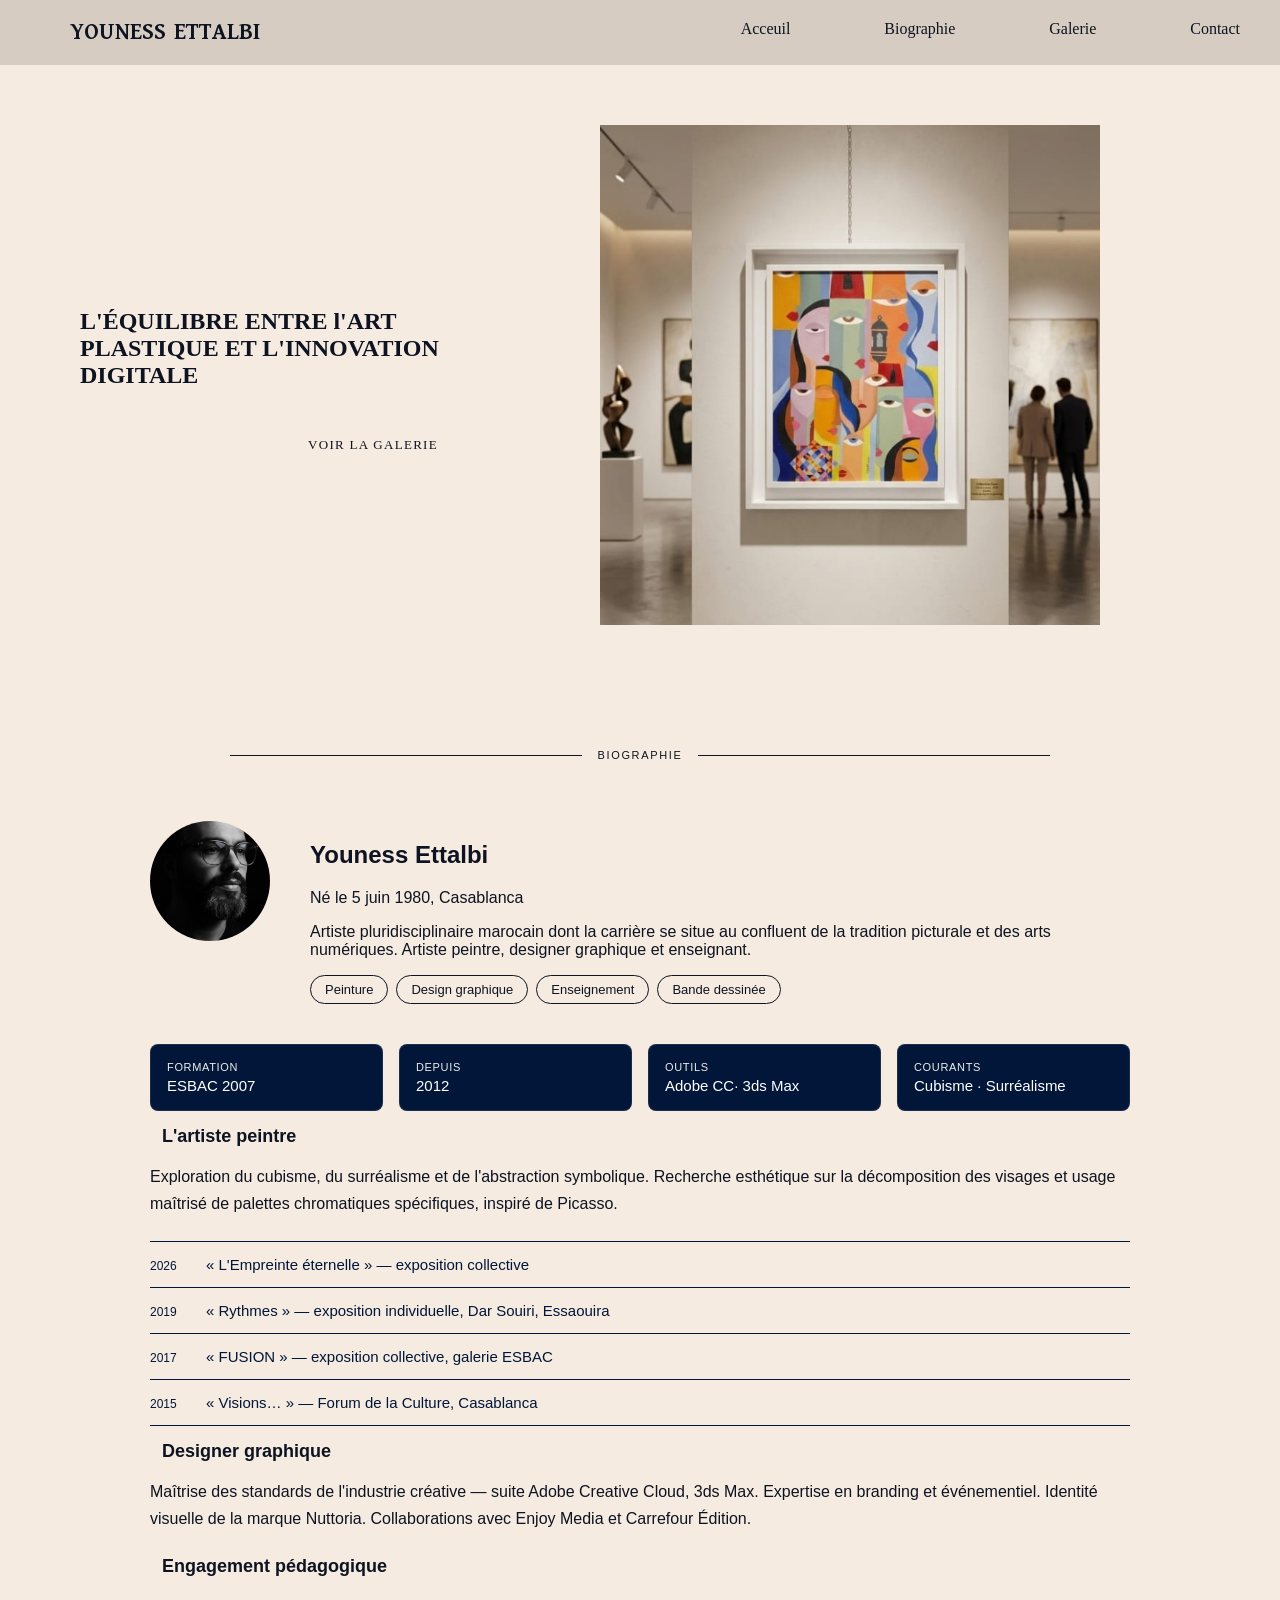
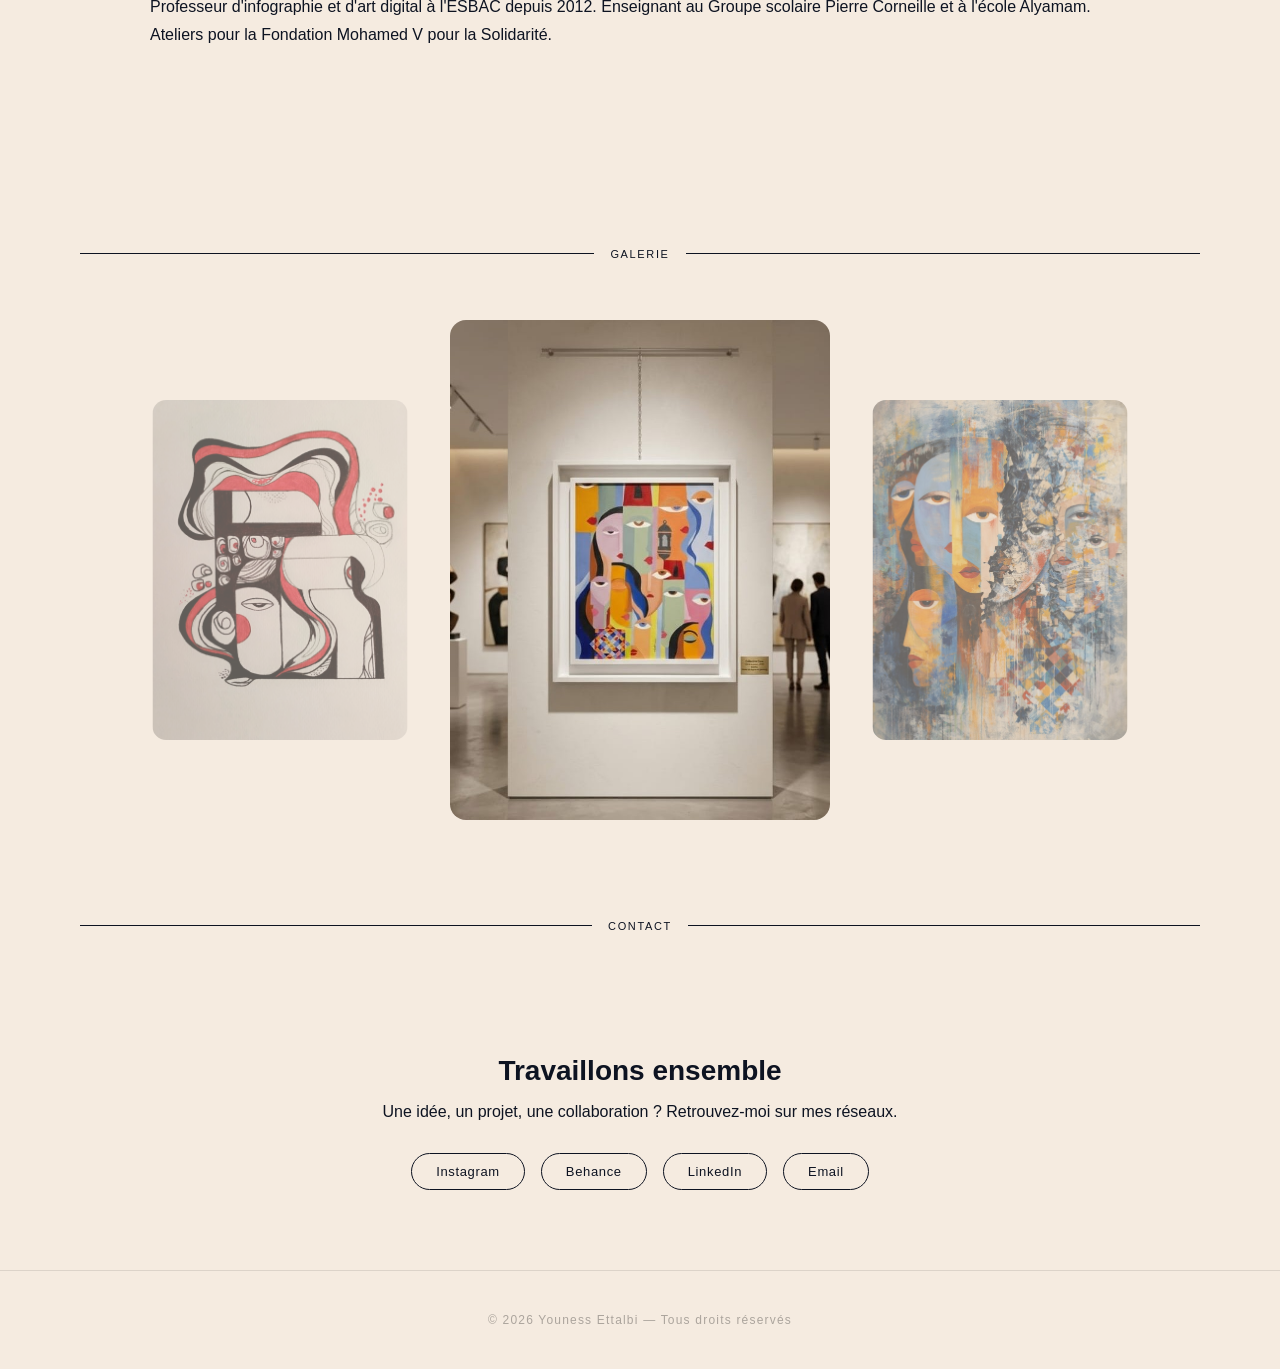
<file: index.html>
<!DOCTYPE html>
<html lang="fr">
<head>
<meta charset="UTF-8">
<meta name="viewport" content="width=device-width, initial-scale=1.0">
<link rel="stylesheet" href="style.css">
<link rel="preconnect" href="https://fonts.googleapis.com">
<link rel="preconnect" href="https://fonts.gstatic.com" crossorigin>
<link href="https://fonts.googleapis.com/css2?family=Namdhinggo:wght@400;500;600;700;800&display=swap" rel="stylesheet">
<title>Youness Ettalbi</title>
</head>

<body>

<header>
  <div class="logo">YOUNESS ETTALBI</div>
  <div class="menu">
    <a href="#Acceuil">Acceuil</a>
    <a href="#Biographie">Biographie</a>
    <a href="#galerie">Galerie</a>
    <a href="#contact">Contact</a>
  </div>
</header>

<section class="hero" id="Acceuil">
  <div class="hero-text">
    <h1>L'ÉQUILIBRE ENTRE l'ART PLASTIQUE ET L'INNOVATION DIGITALE</h1>
    <a href="#galerie">Voir la galerie</a>
  </div>
  <div class="hero-image">
    <img src="img1.jpeg">
  </div>
</section>

<section class="bio" id="Biographie">
  <div class="section-divider">
    <span>Biographie</span>
  </div>

  <div class="bio-header fade-in">
    <div class="bio-avatar"><img src="img2.jpeg"></div>
    <div class="bio-intro">
      <h1>Youness Ettalbi</h1>
      <p class="subtitle">Né le 5 juin 1980, Casablanca</p>
      <p>Artiste pluridisciplinaire marocain dont la carrière se situe au confluent de la tradition picturale et des arts numériques. Artiste peintre, designer graphique et enseignant.</p>
      <div class="tags">
        <span class="tag">Peinture</span>
        <span class="tag">Design graphique</span>
        <span class="tag">Enseignement</span>
        <span class="tag">Bande dessinée</span>
      </div>
    </div>
  </div>

  <div class="bio-grid fade-in">
    <div class="bio-card"><p class="label">Formation</p><p>ESBAC 2007</p></div>
    <div class="bio-card"><p class="label">Depuis</p><p>2012</p></div>
    <div class="bio-card"><p class="label">Outils</p><p>Adobe CC· 3ds Max</p></div>
    <div class="bio-card"><p class="label">Courants</p><p>Cubisme · Surréalisme</p></div>
  </div>

  <div class="bio-section fade-in">
    <h2>L'artiste peintre</h2>
    <p>Exploration du cubisme, du surréalisme et de l'abstraction symbolique. Recherche esthétique sur la décomposition des visages et usage maîtrisé de palettes chromatiques spécifiques, inspiré de Picasso.</p>
    <ul class="expo-list">
      <li><span class="year">2026</span><span>« L'Empreinte éternelle » — exposition collective</span></li>
      <li><span class="year">2019</span><span>« Rythmes » — exposition individuelle, Dar Souiri, Essaouira</span></li>
      <li><span class="year">2017</span><span>« FUSION » — exposition collective, galerie ESBAC</span></li>
      <li><span class="year">2015</span><span>« Visions… » — Forum de la Culture, Casablanca</span></li>
    </ul>
  </div>

  <div class="bio-section fade-in">
    <h2>Designer graphique</h2>
    <p>Maîtrise des standards de l'industrie créative — suite Adobe Creative Cloud, 3ds Max. Expertise en branding et événementiel. Identité visuelle de la marque Nuttoria. Collaborations avec Enjoy Media et Carrefour Édition.</p>
  </div>

  <div class="bio-section fade-in">
    <h2>Engagement pédagogique</h2>
    <p>Professeur d'infographie et d'art digital à l'ESBAC depuis 2012. Enseignant au Groupe scolaire Pierre Corneille et à l'école Alyamam. Ateliers pour la Fondation Mohamed V pour la Solidarité.</p>
  </div>

</section>

<section class="gallery" id="galerie">
  <div class="section-divider">
    <span>Galerie</span>
  </div>
  <div class="carousel">
    <div class="carousel-track" id="track">
      <div class="carousel-item"><img src="img5.jpeg" alt="Œuvre 1"></div>
      <div class="carousel-item"><img src="img1.jpeg" alt="Œuvre 2"></div>
      <div class="carousel-item"><img src="img4.jpeg" alt="Œuvre 3"></div>
    </div>
  </div>
</section>

<section id="contact">
  <div class="section-divider">
    <span>Contact</span>
  </div>
  <div class="contact-wrapper fade-in">
    <h2>Travaillons ensemble</h2>
    <p>Une idée, un projet, une collaboration ? Retrouvez-moi sur mes réseaux.</p>
    <div class="social-links">
      <a href="https://instagram.com/yourhandle" target="_blank">Instagram</a>
      <a href="https://www.behance.net/ettalbi" target="_blank">Behance</a>
      <a href="https://linkedin.com/in/yourhandle" target="_blank">LinkedIn</a>
      <a href="mailto:youremail@gmail.com">Email</a>
    </div>
  </div>
</section>

<footer>
  <p>© 2026 Youness Ettalbi — Tous droits réservés</p>
</footer>

<script src="script.js"></script>
</body>
</html>
</file>
<file: style.css>
body {
    margin: 0;
    font-family: Arial, sans-serif;
    background: #F5EBE0;  /*beige*/ 
    color: #0D1321; 
}

header {
    display: flex;
    justify-content: space-between;
    padding: 20px;
    font-size: 14px;
    background:#D6CCC2 ;
    color: #0D1321;
}

.logo {
    margin-left: 50px;
    font-weight: bold;
    font-size: 24px;
    font-family: Namdhinggo;
}

.menu a {
    font-family: BJCree;
    font-size: 16px;
    background: transparent;
    margin-left: 50px;
    color: #0D1321;
    text-decoration: none;
    padding: 10px 20px;
    text-decoration: none;

}


.menu a:hover {
  background: #011638;
  color: #D6CCC2;
  text-decoration: underline;
  border-radius: 10px;
}


.hero {
  display: flex;
  align-items: center;
  justify-content: space-between;
  padding: 60px 80px;
  gap: 20px;
}

.hero-text {
  flex: 1;  
  display: flex;
  flex-direction: column;    
  align-items: flex-start;
  gap: 20px;
  color: #0D1321;
  font-family: BJCree;
  font-weight: 400;
}


.hero-image {
  flex: 1;        
  max-width: 500px;
  margin-right: 100px;
}

.hero-image img {
  width: 100%;
  height: 500px;
  object-fit: cover;  
}


.hero-text h1 {
  margin-bottom: 16px;
  margin-right: 50px;
}


.hero-text a {
  display: inline-block;
  margin-right: 70pxpx;
  margin-left: 200px;
  padding: 12px 28px;
  border: 2px white;
  color: #0D1321;
  text-decoration: none;
  font-size: 13px;
  letter-spacing: 0.1em;
  text-transform: uppercase;
  transition: background 0.2s ease, color 0.2s ease;
}

.hero-text a:hover {
  background: #011638;
  color: #D6CCC2;
}


.btn {
    margin-top: 20px;
    padding: 10px 20px;
    border: 1px black;
    display: inline-block;
}



.section-divider {
  display: flex;
  align-items: center;
  gap: 16px;
  margin: 60px 80px;
}

.section-divider span {
  font-size: 11px;
  letter-spacing: 0.15em;
  text-transform: uppercase;
  color:#0D1321 ;
  white-space: nowrap;
}

.section-divider::before,
.section-divider::after {
  content: '';
  flex: 1;
  height: 1px;
  background:#0D1321;
}

.bio {
    margin-left: 150px;
    margin-right: 150px;
    margin-bottom: 100px;

    }

.bio-header {
  display: flex;
  gap: 40px;
  align-items: flex-start;   
  margin-bottom: 2.5rem;
}

.bio-avatar {
  width: 120px;
  height: 120px;
  border-radius: 50%;
  flex-shrink: 0;            
  object-fit: cover;     
}

.bio-avatar img {
  width: 120px;
  height: 120px;
  border-radius: 50%;    
  object-fit: cover; 
}

.bio-grid {
  display: grid;
  grid-template-columns: repeat(auto-fit, minmax(160px, 1fr));
  gap: 16px;
}

.bio-section h2 {
  border-left: 3px #011638;   
  padding-left: 12px;
  border-radius: 0;
  font-size: 18px;
  margin-bottom: 16px;
} 

.bio-section p {
  color: #0D1321;
  line-height: 1.7;
  margin-bottom: 24px;
}

.tags {
  display: flex;
  flex-wrap: wrap;    
  gap: 8px;
  margin-top: 16px;
}

.tag {
  padding: 6px 14px;
  border: 1px solid #0D1321;
  border-radius: 20px;           
  font-size: 13px;
  color: #0D1321 !important;
}


.expo-list {
  list-style: none;
  padding: 0;
  margin: 0;
}

.expo-list li {
  display: flex;
  align-items: baseline;
  gap: 20px;
  padding: 14px 0;
  border-bottom: 1px solid #011638;
  color: #011638;
  font-size: 15px;
}

.expo-list li:first-child {
  border-top: 1px solid #011638;
}

.year {
  font-size: 12px;
  color: #011638;  
  min-width: 36px;               
}

.bio-card {
  background: #011638; 
  border: 1px solid rgba(255,255,255,0.1);
  border-radius: 8px;
  padding: 16px;
}

.bio-card .label {
  font-size: 11px;
  color: #EDEDE9;
  text-transform: uppercase;
  letter-spacing: 0.06em;
  margin: 0 0 4px;
}

.bio-card p {
  font-size: 15px;
  font-weight: 500;
  color: white;
  margin: 0;
}

.gallery {
  overflow: hidden;
  padding: 40px 0;
}

.carousel {
  display: flex;
  justify-content: center;
  align-items: center;
}

.carousel-track {
  display: flex;
  align-items: center;
  gap: 20px;
}

.carousel-item {
  flex-shrink: 0;
  width: 300px;
  height: 400px;
  overflow: hidden;
  border-radius: 16px;
  transition: all 0.4s ease;
  opacity: 0.6;
  transform: scale(0.85);  
}

.carousel-item.active {
  width: 380px;
  height: 500px;
  opacity: 1;
  transform: scale(1);      
}

.carousel-item img {
  width: 100%;
  height: 100%;
  object-fit: cover;
  transition: transform 0.4s ease;
}

.carousel-item:hover img {
  transform: scale(1.05);
}

.contact-wrapper {
  text-align: center;
  padding: 40px 80px 80px;
}

.contact-wrapper h2 {
  font-size: 28px;
  margin-bottom: 12px;
}

.contact-wrapper p {
  color: #0D1321;
  margin-bottom: 32px;
}

.social-links {
  display: flex;
  justify-content: center;
  gap: 16px;
  flex-wrap: wrap;
}

.social-links a {
  display: inline-block;
  padding: 10px 24px;
  border: 1px solid #0D1321;
  border-radius: 999px;
  color: #0D1321;
  text-decoration: none;
  font-size: 13px;
  letter-spacing: 0.05em;
  transition: border-color 0.2s ease, color 0.2s ease;
}

.social-links a:hover {
  border-color: white;
  background: #0D1321;
  color: white;
}


footer {
  text-align: center;
  padding: 30px;
  font-size: 12px;
  color: rgba(0,0,0,0.3);
  border-top: 1px solid rgba(0,0,0,0.1);
  letter-spacing: 0.1em;
}

.fade-in {
  opacity: 0;
  transform: translateY(30px);
  transition: opacity 0.6s ease, transform 0.6s ease;
}

.fade-in.visible {
  opacity: 1;
  transform: translateY(0);
}

html {
  scroll-behavior: smooth;
}


@media (max-width: 768px) {

 
  header {
    flex-direction: column;
    align-items: center;
    padding: 16px;
    gap: 12px;
  }

  .logo {
    margin-left: 0;
  }

  .menu {
    display: flex;
    flex-wrap: wrap;
    justify-content: center;
    gap: 4px;
  }

  .menu a {
    margin-left: 0;
    padding: 6px 12px;
    font-size: 14px;
  }
  .hero {
    flex-direction: column;
    padding: 30px 20px;
    text-align: center;
  }

  .hero-text {
    align-items: center;  
  }

  .hero-text h1 {
    margin-right: 0;
    font-size: 22px;       
  }

  .hero-text a {
    margin-left: 0;        
    margin-right: 0;
  }

  .hero-image {
    max-width: 100%;
    margin-right: 0;      
  }

  .hero-image img {
    height: 300px;
  }

 
  .bio {
    margin: 0;             
    padding: 30px 20px;
  }

  .bio-header {
    flex-direction: column;
    align-items: center;
    text-align: center;
    gap: 20px;
  }

  .tags {
    justify-content: center;
  }

  .bio-grid {
    grid-template-columns: 1fr 1fr;
  }

 
  .bio-section p,
  .bio-section h2 {
    word-break: normal;
    overflow-wrap: break-word;
    max-width: 100%;
  }

  .expo-list li {
    flex-direction: column;   
    gap: 4px;
  }

 
  .section-divider {
    margin: 30px 20px;
  }

.carousel {
  overflow: hidden;
  width: 100%;
}

.carousel-item {
  width: 160px;
  height: 220px;
}

.carousel-item.active {
  width: 200px;
  height: 280px;
}
  .carousel-item {
    width: 180px;
    height: 260px;
  }

  .carousel-item.active {
    width: 240px;
    height: 320px;
  }

  /* CONTACT */
  .contact-wrapper {
    padding: 30px 20px 60px;
  }

  .social-links {
    gap: 10px;
  }
}
</style>
</file>
